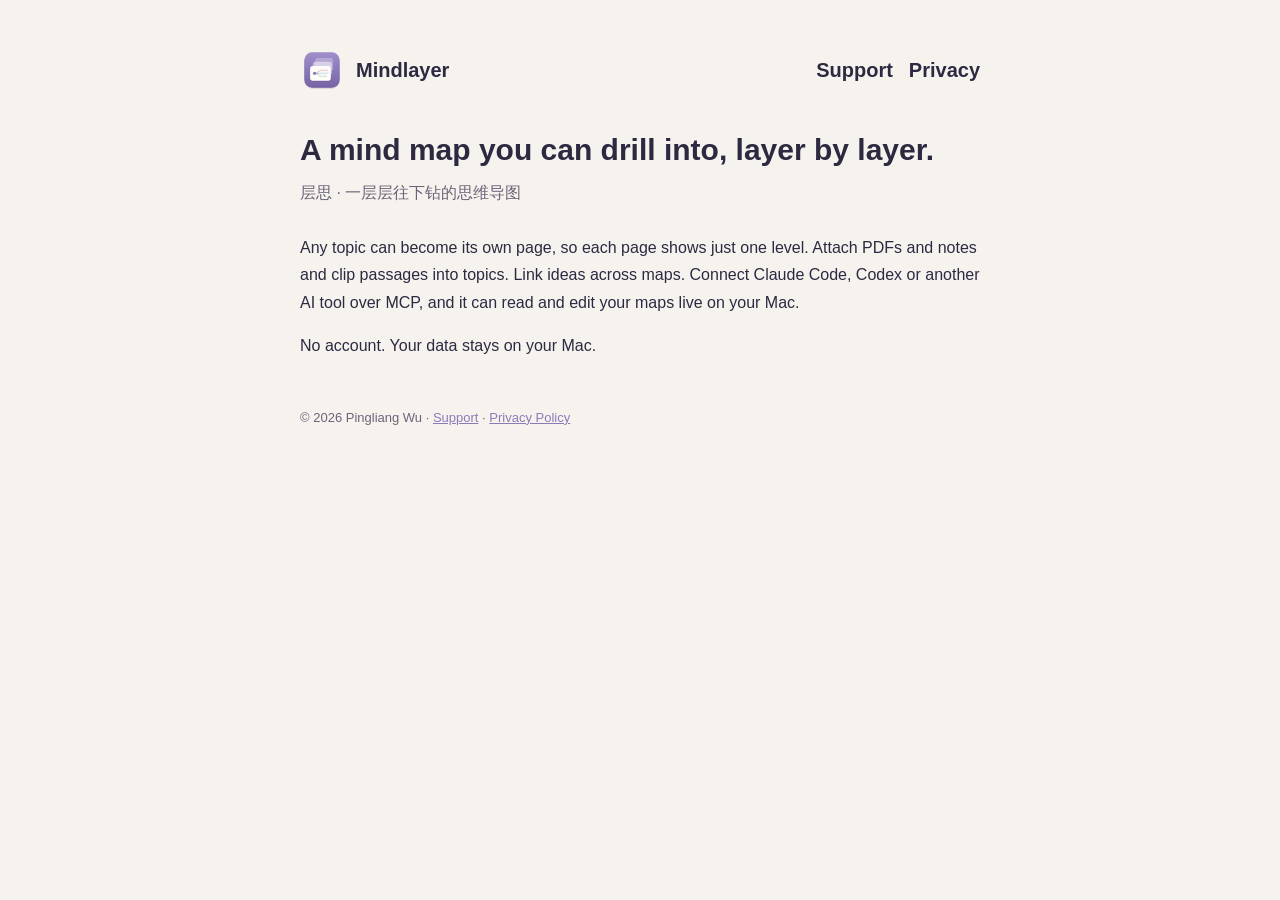
<file: index.html>
<!doctype html>
<html lang="en">
<head>
<meta charset="utf-8">
<meta name="viewport" content="width=device-width, initial-scale=1">
<title>Mindlayer</title>
<link rel="icon" href="icon.svg">
<link rel="stylesheet" href="style.css">
</head>
<body>
<div class="wrap">
<header><img src="icon.svg" alt=""><a href="./">Mindlayer</a>
<nav><a href="support.html">Support</a><a href="privacy.html">Privacy</a></nav></header>

<h1>A mind map you can drill into, layer by layer.</h1>
<p class="sub">层思 · 一层层往下钻的思维导图</p>

<p>Any topic can become its own page, so each page shows just one level. Attach PDFs and notes and clip passages into topics. Link ideas across maps. Connect Claude Code, Codex or another AI tool over MCP, and it can read and edit your maps live on your Mac.</p>
<p>No account. Your data stays on your Mac.</p>

<footer>© 2026 Pingliang Wu · <a href="support.html">Support</a> · <a href="privacy.html">Privacy Policy</a></footer>
</div>
</body>
</html>
</file>
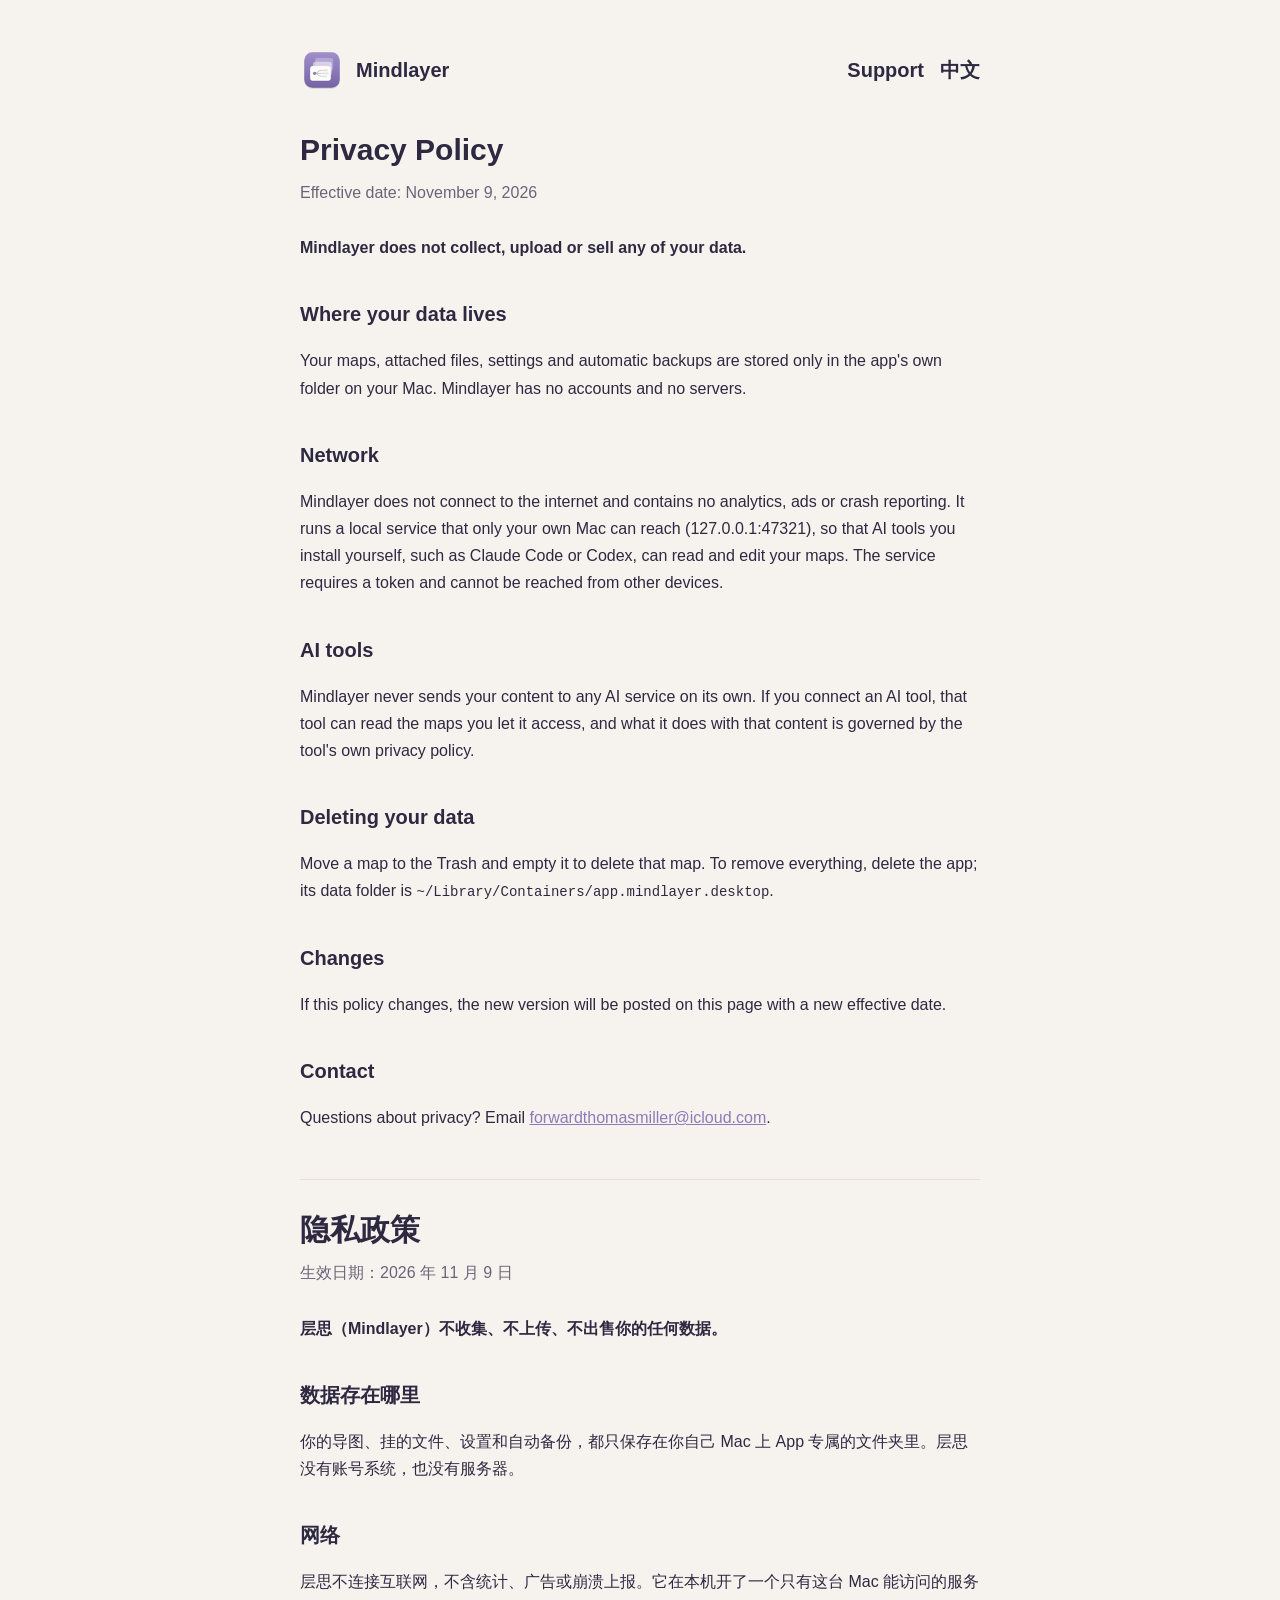
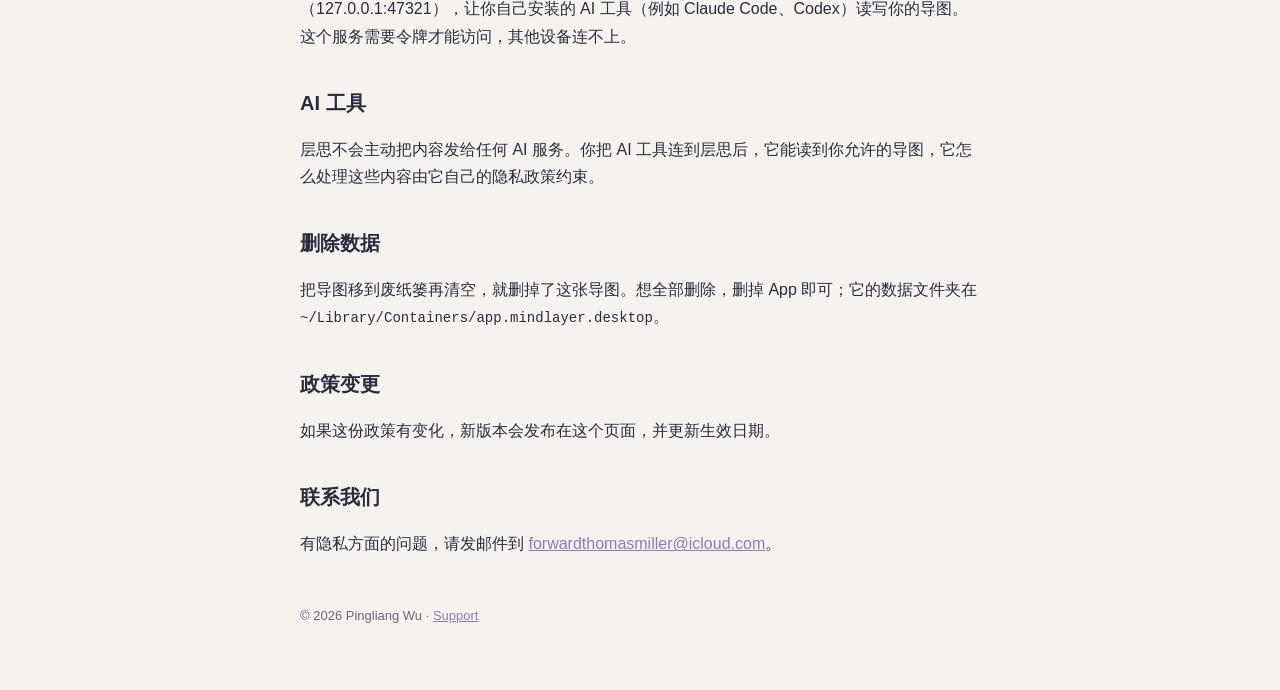
<file: privacy.html>
<!doctype html>
<html lang="en">
<head>
<meta charset="utf-8">
<meta name="viewport" content="width=device-width, initial-scale=1">
<title>Privacy Policy · Mindlayer</title>
<link rel="icon" href="icon.svg">
<link rel="stylesheet" href="style.css">
</head>
<body>
<div class="wrap">
<header><img src="icon.svg" alt=""><a href="./">Mindlayer</a>
<nav><a href="support.html">Support</a><a href="#zh">中文</a></nav></header>

<h1>Privacy Policy</h1>
<p class="sub">Effective date: November 9, 2026</p>

<p><strong>Mindlayer does not collect, upload or sell any of your data.</strong></p>

<h2>Where your data lives</h2>
<p>Your maps, attached files, settings and automatic backups are stored only in the app's own folder on your Mac. Mindlayer has no accounts and no servers.</p>

<h2>Network</h2>
<p>Mindlayer does not connect to the internet and contains no analytics, ads or crash reporting. It runs a local service that only your own Mac can reach (127.0.0.1:47321), so that AI tools you install yourself, such as Claude Code or Codex, can read and edit your maps. The service requires a token and cannot be reached from other devices.</p>

<h2>AI tools</h2>
<p>Mindlayer never sends your content to any AI service on its own. If you connect an AI tool, that tool can read the maps you let it access, and what it does with that content is governed by the tool's own privacy policy.</p>

<h2>Deleting your data</h2>
<p>Move a map to the Trash and empty it to delete that map. To remove everything, delete the app; its data folder is <code>~/Library/Containers/app.mindlayer.desktop</code>.</p>

<h2>Changes</h2>
<p>If this policy changes, the new version will be posted on this page with a new effective date.</p>

<h2>Contact</h2>
<p>Questions about privacy? Email <a href="mailto:forwardthomasmiller@icloud.com">forwardthomasmiller@icloud.com</a>.</p>

<div class="lang" id="zh" lang="zh-Hans">
<h1>隐私政策</h1>
<p class="sub">生效日期：2026 年 11 月 9 日</p>

<p><strong>层思（Mindlayer）不收集、不上传、不出售你的任何数据。</strong></p>

<h2>数据存在哪里</h2>
<p>你的导图、挂的文件、设置和自动备份，都只保存在你自己 Mac 上 App 专属的文件夹里。层思没有账号系统，也没有服务器。</p>

<h2>网络</h2>
<p>层思不连接互联网，不含统计、广告或崩溃上报。它在本机开了一个只有这台 Mac 能访问的服务（127.0.0.1:47321），让你自己安装的 AI 工具（例如 Claude Code、Codex）读写你的导图。这个服务需要令牌才能访问，其他设备连不上。</p>

<h2>AI 工具</h2>
<p>层思不会主动把内容发给任何 AI 服务。你把 AI 工具连到层思后，它能读到你允许的导图，它怎么处理这些内容由它自己的隐私政策约束。</p>

<h2>删除数据</h2>
<p>把导图移到废纸篓再清空，就删掉了这张导图。想全部删除，删掉 App 即可；它的数据文件夹在 <code>~/Library/Containers/app.mindlayer.desktop</code>。</p>

<h2>政策变更</h2>
<p>如果这份政策有变化，新版本会发布在这个页面，并更新生效日期。</p>

<h2>联系我们</h2>
<p>有隐私方面的问题，请发邮件到 <a href="mailto:forwardthomasmiller@icloud.com">forwardthomasmiller@icloud.com</a>。</p>
</div>

<footer>© 2026 Pingliang Wu · <a href="support.html">Support</a></footer>
</div>
</body>
</html>
</file>
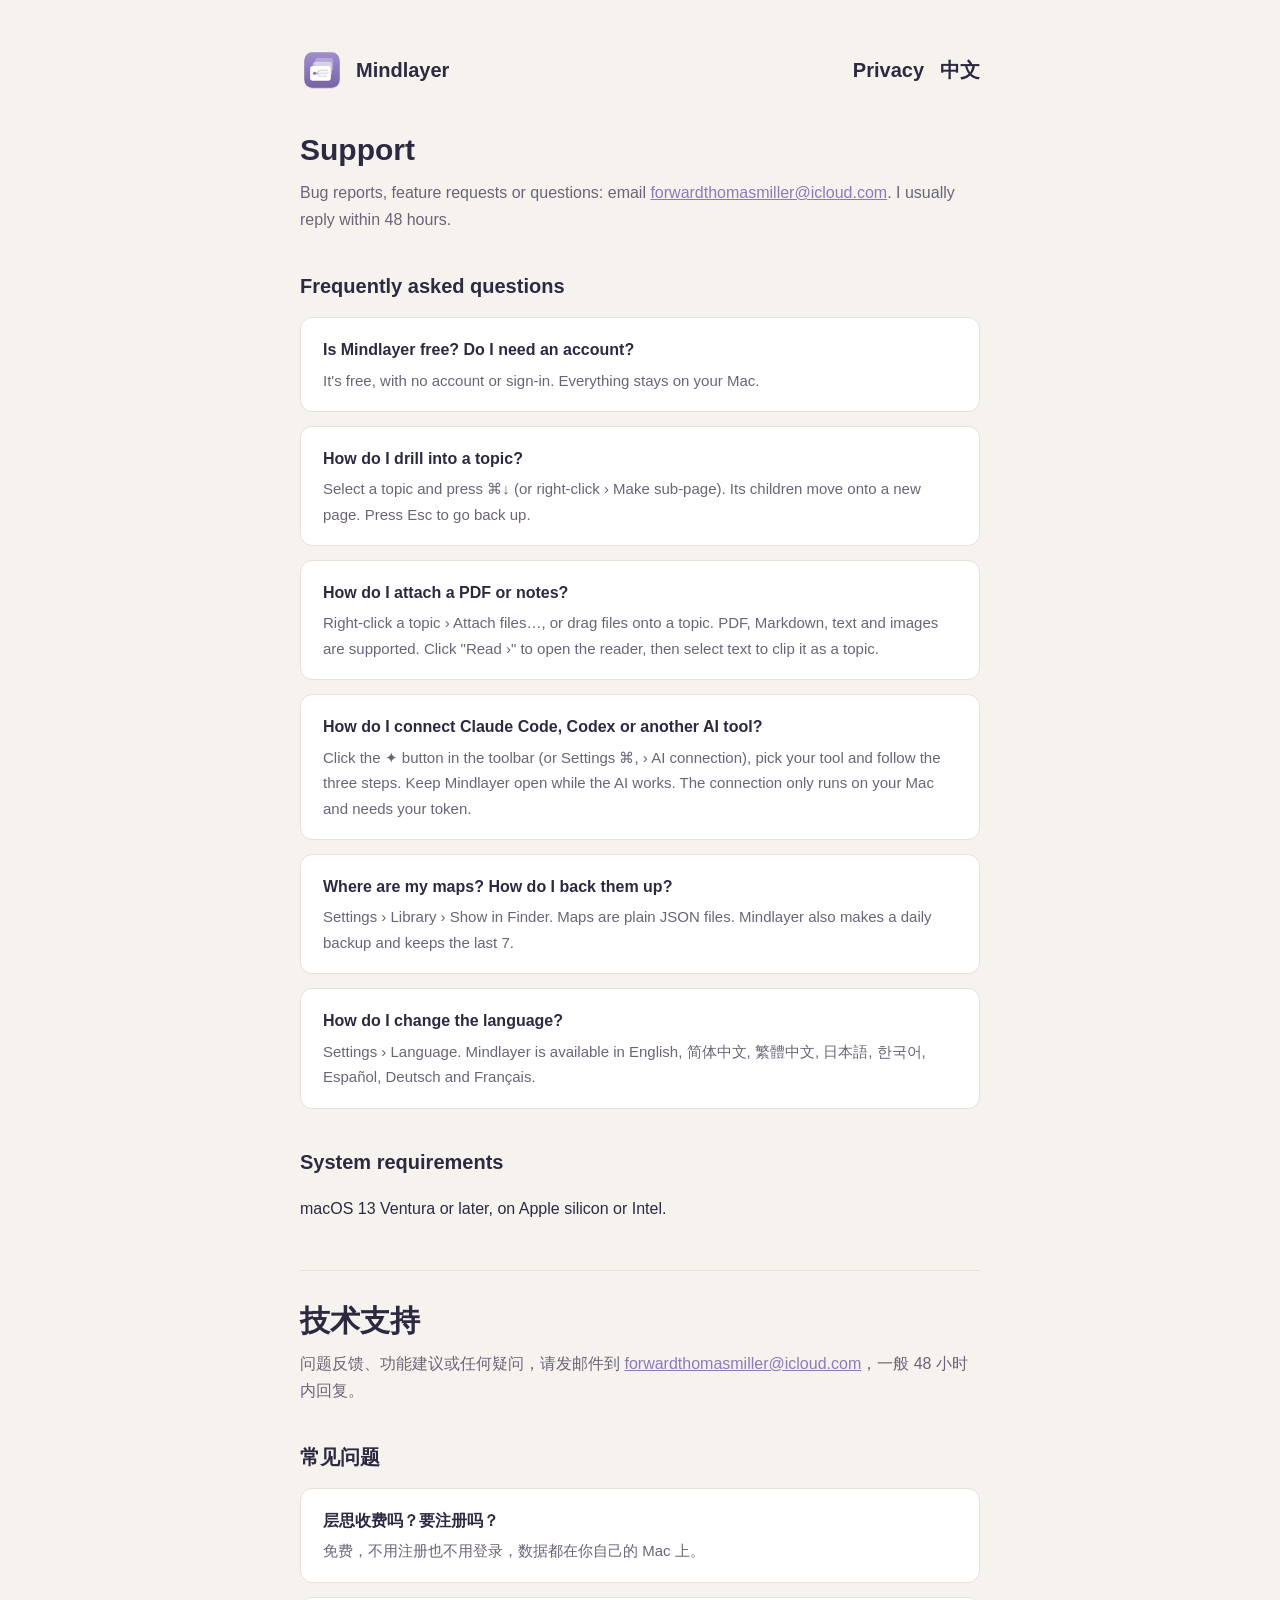
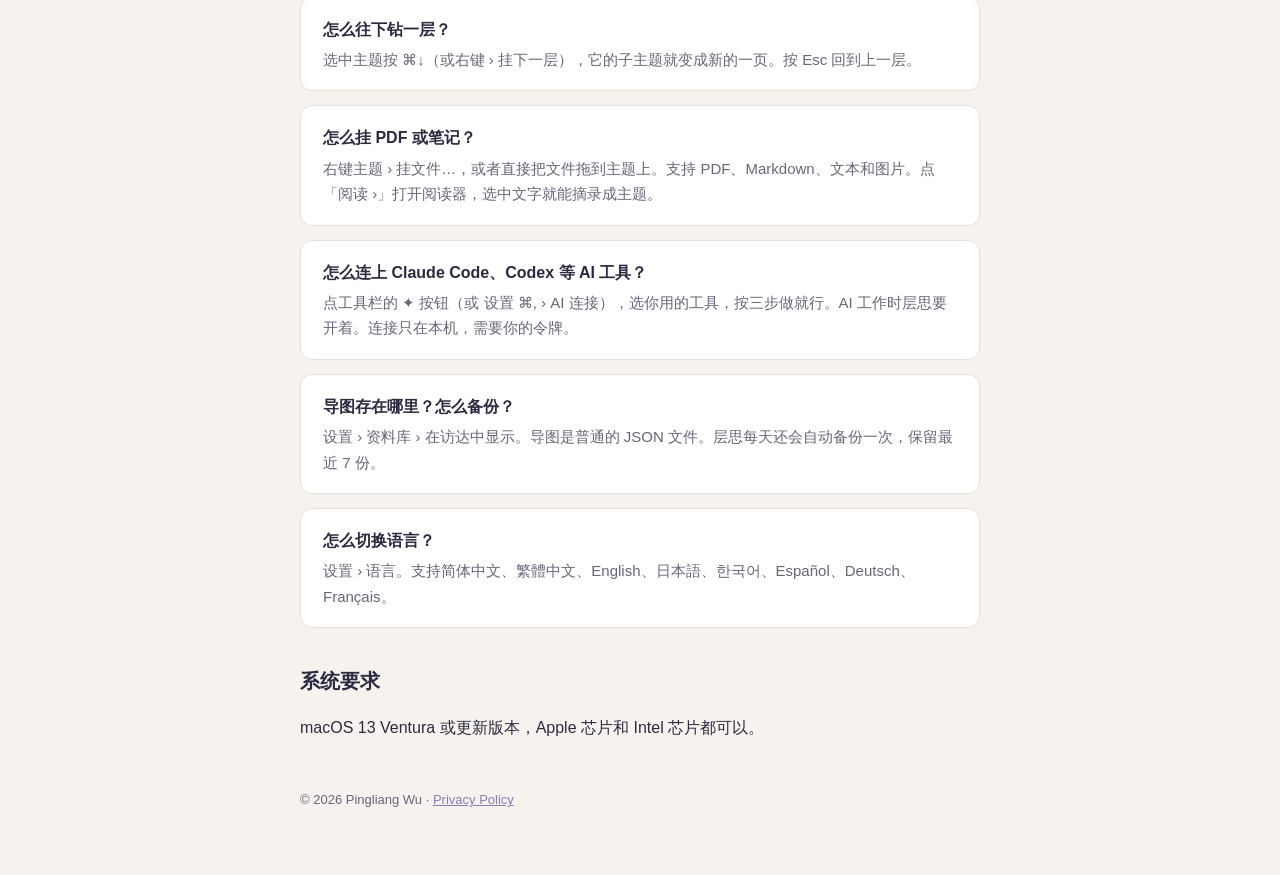
<file: support.html>
<!doctype html>
<html lang="en">
<head>
<meta charset="utf-8">
<meta name="viewport" content="width=device-width, initial-scale=1">
<title>Support · Mindlayer</title>
<link rel="icon" href="icon.svg">
<link rel="stylesheet" href="style.css">
</head>
<body>
<div class="wrap">
<header><img src="icon.svg" alt=""><a href="./">Mindlayer</a>
<nav><a href="privacy.html">Privacy</a><a href="#zh">中文</a></nav></header>

<h1>Support</h1>
<p class="sub">Bug reports, feature requests or questions: email <a href="mailto:forwardthomasmiller@icloud.com">forwardthomasmiller@icloud.com</a>. I usually reply within 48 hours.</p>

<h2>Frequently asked questions</h2>
<div class="card"><strong>Is Mindlayer free? Do I need an account?</strong>
<p>It's free, with no account or sign-in. Everything stays on your Mac.</p></div>
<div class="card"><strong>How do I drill into a topic?</strong>
<p>Select a topic and press ⌘↓ (or right-click › Make sub-page). Its children move onto a new page. Press Esc to go back up.</p></div>
<div class="card"><strong>How do I attach a PDF or notes?</strong>
<p>Right-click a topic › Attach files…, or drag files onto a topic. PDF, Markdown, text and images are supported. Click "Read ›" to open the reader, then select text to clip it as a topic.</p></div>
<div class="card"><strong>How do I connect Claude Code, Codex or another AI tool?</strong>
<p>Click the ✦ button in the toolbar (or Settings ⌘, › AI connection), pick your tool and follow the three steps. Keep Mindlayer open while the AI works. The connection only runs on your Mac and needs your token.</p></div>
<div class="card"><strong>Where are my maps? How do I back them up?</strong>
<p>Settings › Library › Show in Finder. Maps are plain JSON files. Mindlayer also makes a daily backup and keeps the last 7.</p></div>
<div class="card"><strong>How do I change the language?</strong>
<p>Settings › Language. Mindlayer is available in English, 简体中文, 繁體中文, 日本語, 한국어, Español, Deutsch and Français.</p></div>

<h2>System requirements</h2>
<p>macOS 13 Ventura or later, on Apple silicon or Intel.</p>

<div class="lang" id="zh" lang="zh-Hans">
<h1>技术支持</h1>
<p class="sub">问题反馈、功能建议或任何疑问，请发邮件到 <a href="mailto:forwardthomasmiller@icloud.com">forwardthomasmiller@icloud.com</a>，一般 48 小时内回复。</p>

<h2>常见问题</h2>
<div class="card"><strong>层思收费吗？要注册吗？</strong>
<p>免费，不用注册也不用登录，数据都在你自己的 Mac 上。</p></div>
<div class="card"><strong>怎么往下钻一层？</strong>
<p>选中主题按 ⌘↓（或右键 › 挂下一层），它的子主题就变成新的一页。按 Esc 回到上一层。</p></div>
<div class="card"><strong>怎么挂 PDF 或笔记？</strong>
<p>右键主题 › 挂文件…，或者直接把文件拖到主题上。支持 PDF、Markdown、文本和图片。点「阅读 ›」打开阅读器，选中文字就能摘录成主题。</p></div>
<div class="card"><strong>怎么连上 Claude Code、Codex 等 AI 工具？</strong>
<p>点工具栏的 ✦ 按钮（或 设置 ⌘, › AI 连接），选你用的工具，按三步做就行。AI 工作时层思要开着。连接只在本机，需要你的令牌。</p></div>
<div class="card"><strong>导图存在哪里？怎么备份？</strong>
<p>设置 › 资料库 › 在访达中显示。导图是普通的 JSON 文件。层思每天还会自动备份一次，保留最近 7 份。</p></div>
<div class="card"><strong>怎么切换语言？</strong>
<p>设置 › 语言。支持简体中文、繁體中文、English、日本語、한국어、Español、Deutsch、Français。</p></div>

<h2>系统要求</h2>
<p>macOS 13 Ventura 或更新版本，Apple 芯片和 Intel 芯片都可以。</p>
</div>

<footer>© 2026 Pingliang Wu · <a href="privacy.html">Privacy Policy</a></footer>
</div>
</body>
</html>
</file>
<file: style.css>
:root { --bg: #f6f3ef; --card: #fff; --ink: #2e2940; --soft: #6b6478; --line: #e6e0d8; --accent: #8c7bb8; }
@media (prefers-color-scheme: dark) {
  :root { --bg: #1f1d24; --card: #2a2730; --ink: #ece8f3; --soft: #a59fb2; --line: #3a3642; --accent: #b3a4dd; }
}
* { box-sizing: border-box; }
body { margin: 0; background: var(--bg); color: var(--ink); line-height: 1.7;
  font-family: -apple-system, BlinkMacSystemFont, "PingFang SC", "Segoe UI", sans-serif; }
.wrap { max-width: 720px; margin: 0 auto; padding: 48px 20px 64px; }
header { display: flex; align-items: center; gap: 12px; margin-bottom: 32px; }
header img { width: 44px; height: 44px; }
header a { color: var(--ink); font-weight: 700; font-size: 20px; text-decoration: none; }
nav { margin-left: auto; display: flex; gap: 16px; font-size: 15px; }
h1 { font-size: 30px; margin: 0 0 4px; }
h2 { font-size: 20px; margin: 36px 0 10px; }
.sub { color: var(--soft); margin: 0 0 28px; }
p, li { font-size: 16px; }
a { color: var(--accent); }
.card { background: var(--card); border: 1px solid var(--line); border-radius: 12px; padding: 18px 22px; margin: 14px 0; }
.card p { margin: 4px 0 0; color: var(--soft); font-size: 15px; }
.lang { border-top: 1px solid var(--line); margin-top: 48px; padding-top: 24px; }
footer { margin-top: 48px; font-size: 13px; color: var(--soft); }
code { font-family: ui-monospace, Menlo, monospace; font-size: 14px; }
</file>
